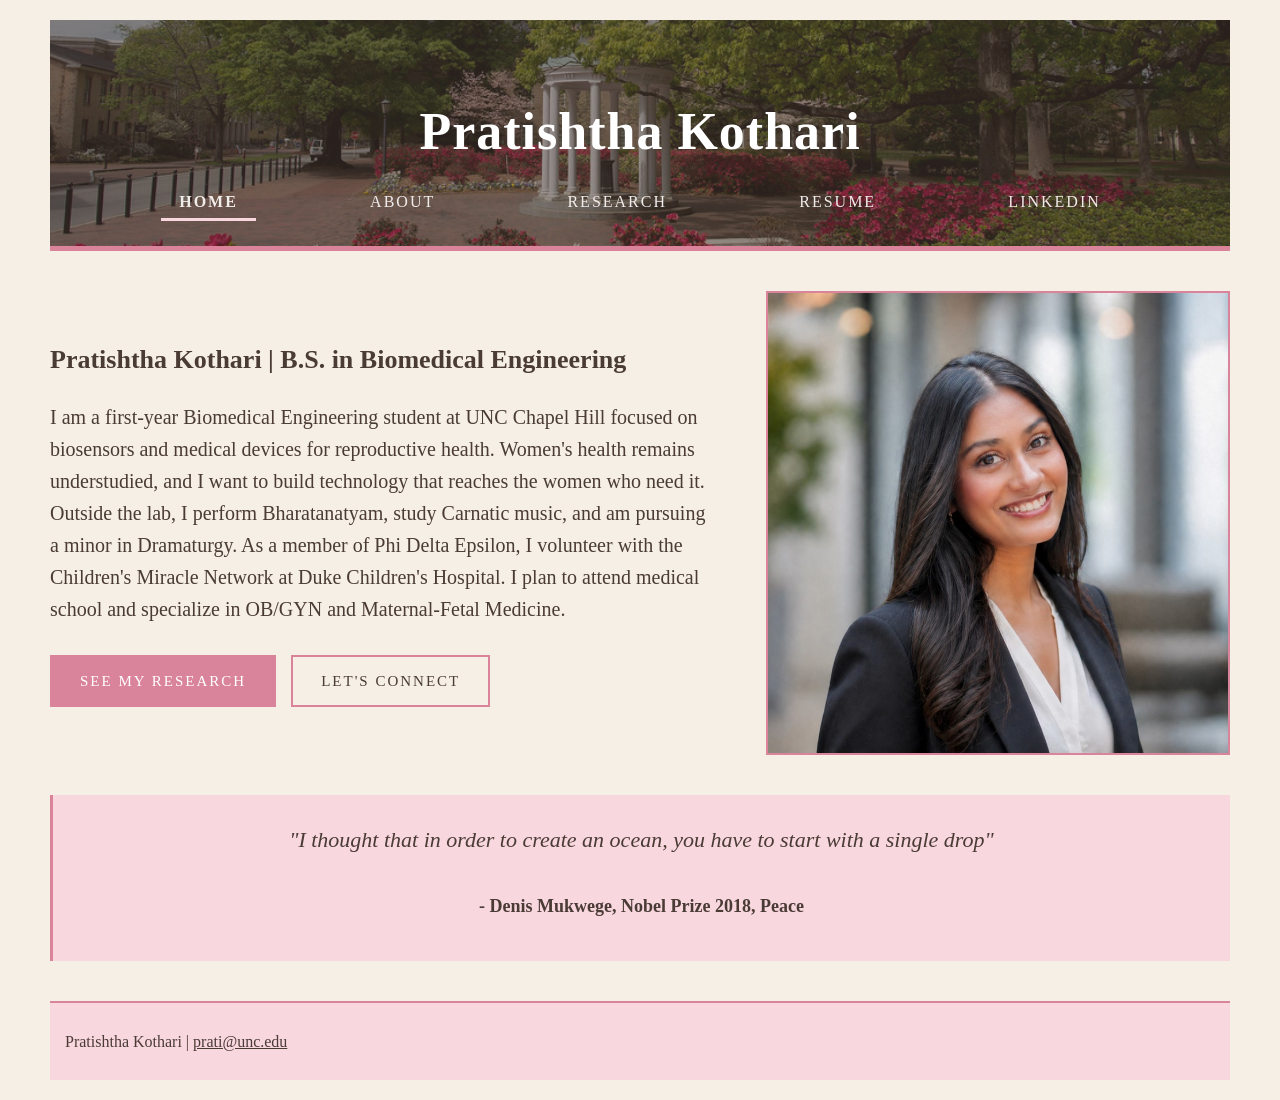
<file: index.html>
<!DOCTYPE html>
<html lang="en">
    <head>
        <meta charset="utf-8">
        <meta name="viewport" content="width=device-width, initial-scale=1">
        <title>Pratishtha Kothari | Biomedical Engineering, UNC Chapel Hill</title>
        <meta name="description" content="Pratishtha Kothari is a Biomedical Engineering student at the University of North Carolina at Chapel Hill.">
        <link rel="stylesheet" href="style.css">
    </head>
    <body>

        <header>
            <a href="index.html" class="logo">Pratishtha Kothari</a>
            <nav>
                <ul>
                    <li><a href="index.html" class="active">Home</a></li>
                    <li><a href="about.html">About</a></li>
                    <li><a href="research.html">Research</a></li>
                    <li><a href="resume.html">Resume</a></li>
                    <li><a href="https://www.linkedin.com/in/pratishtha-kothari-148614324" target="_blank" rel="noopener">LinkedIn</a></li>
                </ul>
            </nav>
        </header>

    <div class="intro">
    <div class="intro-text">
        <h1>Pratishtha Kothari | B.S. in Biomedical Engineering</h1>
        <p class="body">I am a first-year Biomedical Engineering student at UNC Chapel Hill focused on biosensors and medical devices for reproductive health. Women's health remains understudied, and I want to build technology that reaches the women who need it. Outside the lab, I perform Bharatanatyam, study Carnatic music, and am pursuing a minor in Dramaturgy. As a member of Phi Delta Epsilon, I volunteer with the Children's Miracle Network at Duke Children's Hospital. I plan to attend medical school and specialize in OB/GYN and Maternal-Fetal Medicine.</p>
        <div class="buttons">
            <a href="research.html" class="button">See My Research</a>
            <a href="https://www.linkedin.com/in/pratishtha-kothari-148614324" target="_blank" class="button button-outline">Let's Connect</a>
        </div>
    </div>
    <img src="images/headshot.jpg" alt="Pratishtha Kothari" class="photo">
</div>
        <div class="quote">
            <p>"I thought that in order to create an ocean, you have to start with a single drop"</p>
            <p class="name">- Denis Mukwege, Nobel Prize 2018, Peace</p>
        </div>
        <footer>
            <p>Pratishtha Kothari | <a href="mailto:prati@unc.edu">prati@unc.edu</a></p>
        </footer>

    </body>
</html>
</file>
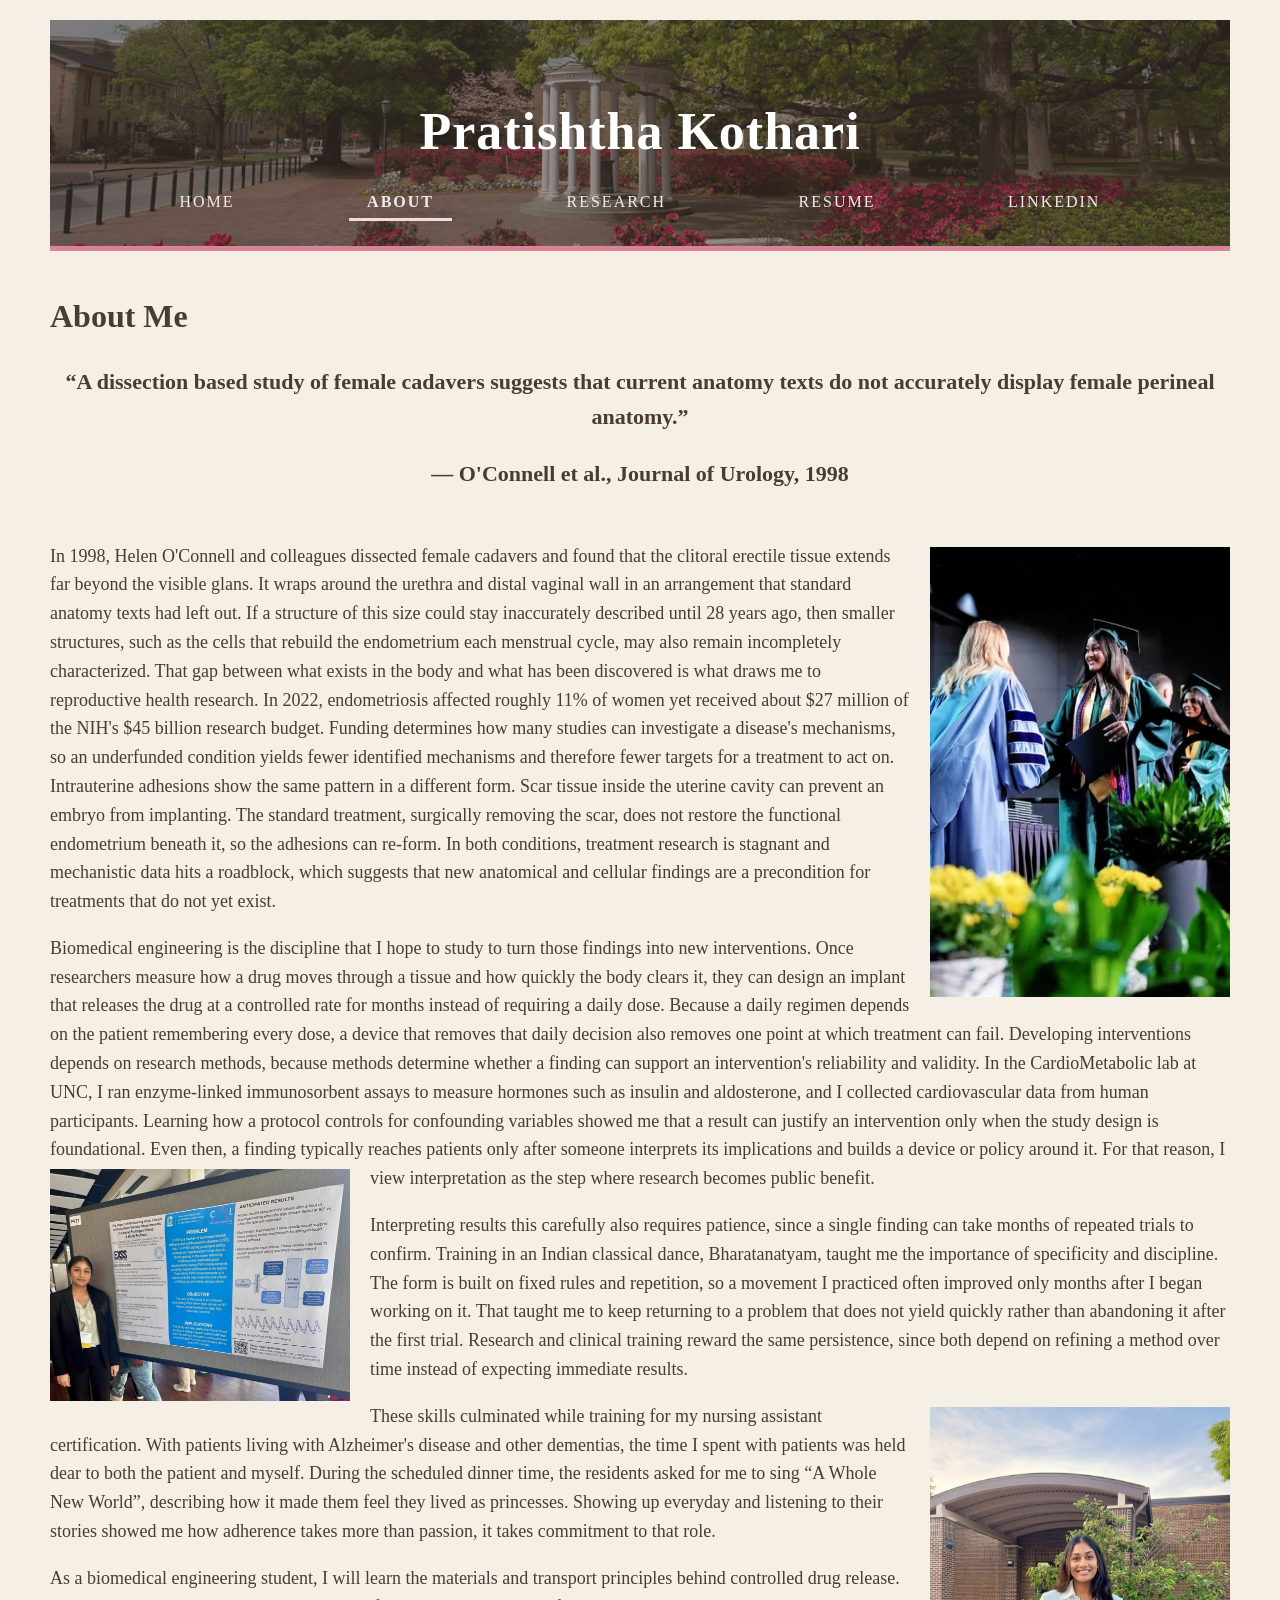
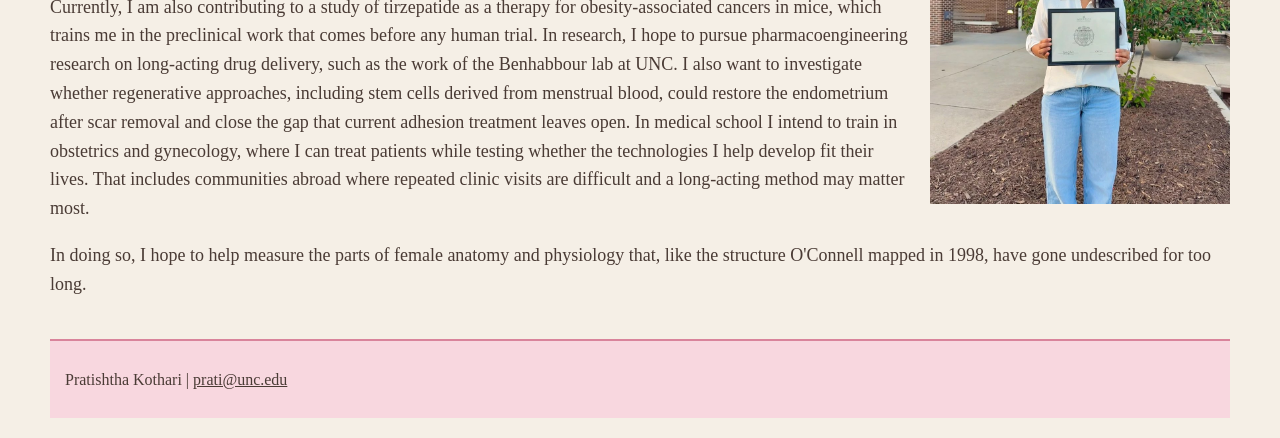
<file: about.html>
<!DOCTYPE html>
<html lang="en">
    <head>
        <meta charset="utf-8">
        <meta name="viewport" content="width=device-width, initial-scale=1">
        <title>About | Pratishtha Kothari</title>
        <link rel="stylesheet" href="style.css">
    </head>
<body class="about">
        <header>
            <a href="index.html" class="logo">Pratishtha Kothari</a>
            <nav>
                <ul>
                    <li><a href="index.html">Home</a></li>
                    <li><a href="about.html" class="active">About</a></li>
                    <li><a href="research.html">Research</a></li>
                    <li><a href="resume.html">Resume</a></li>
                    <li><a href="https://www.linkedin.com/in/pratishtha-kothari-148614324" target="_blank">LinkedIn</a></li>
                </ul>
            </nav>
        </header>

        <h1>About Me</h1>
       <div class="big-quote">
    <p>“A dissection based study of female cadavers suggests that current anatomy texts do not accurately display female perineal anatomy.”</p>
    <p class="big-quote .name">— O'Connell et al., Journal of Urology, 1998</p>
</div>
<img src="images/graduation.jpg" alt="Graduation" class="img-right">
    <p>In 1998, Helen O'Connell and colleagues dissected female cadavers and found that the clitoral erectile tissue extends far beyond the visible glans. It wraps around the urethra and distal vaginal wall in an arrangement that standard anatomy texts had left out. If a structure of this size could stay inaccurately described until 28 years ago, then smaller structures, such as the cells that rebuild the endometrium each menstrual cycle, may also remain incompletely characterized. That gap between what exists in the body and what has been discovered is what draws me to reproductive health research.

        In 2022, endometriosis affected roughly 11% of women yet received about $27 million of the NIH's $45 billion research budget. Funding determines how many studies can investigate a disease's mechanisms, so an underfunded condition yields fewer identified mechanisms and therefore fewer targets for a treatment to act on. Intrauterine adhesions show the same pattern in a different form. Scar tissue inside the uterine cavity can prevent an embryo from implanting. The standard treatment, surgically removing the scar, does not restore the functional endometrium beneath it, so the adhesions can re-form. In both conditions, treatment research is stagnant and mechanistic data hits a roadblock, which suggests that new anatomical and cellular findings are a precondition for treatments that do not yet exist.
</p>

        <p>Biomedical engineering is the discipline that I hope to study to turn those findings into new interventions. Once researchers measure how a drug moves through a tissue and how quickly the body clears it, they can design an implant that releases the drug at a controlled rate for months instead of requiring a daily dose. Because a daily regimen depends on the patient remembering every dose, a device that removes that daily decision also removes one point at which treatment can fail.
Developing interventions depends on research methods, because methods determine whether a finding can support an intervention's reliability and validity. In the CardioMetabolic lab at UNC, I ran enzyme-linked immunosorbent assays to measure hormones such as insulin and aldosterone, and I collected cardiovascular data from human participants. Learning how a protocol controls for confounding variables showed me that a result can justify an intervention only when the study design is foundational. Even then, a finding typically reaches patients only after someone interprets its implications and builds a device or policy around it. For that reason, I view interpretation as the step where research becomes public benefit.
<img src="images/poster-presenting.jpg" alt="Presenting my research poster" class="img-left">
        <p>Interpreting results this carefully also requires patience, since a single finding can take months of repeated trials to confirm. Training in an Indian classical dance, Bharatanatyam, taught me the importance of specificity and discipline. The form is built on fixed rules and repetition, so a movement I practiced often improved only months after I began working on it. That taught me to keep returning to a problem that does not yield quickly rather than abandoning it after the first trial. Research and clinical training reward the same persistence, since both depend on refining a method over time instead of expecting immediate results.
</p>
<img src="images/cna.jpg" alt="Nursing Assistant certificate" class="img-right">
        <p>These skills culminated while training for my nursing assistant certification. With patients living with Alzheimer's disease and other dementias, the time I spent with patients was held dear to both the patient and myself. During the scheduled dinner time, the residents asked for me to sing “A Whole New World”, describing how it made them feel they lived as princesses. Showing up everyday and listening to their stories showed me how adherence takes more than passion, it takes commitment to that role.<p>

        <p>As a biomedical engineering student, I will learn the materials and transport principles behind controlled drug release. Currently, I am also contributing to a study of tirzepatide as a therapy for obesity-associated cancers in mice, which trains me in the preclinical work that comes before any human trial. In research, I hope to pursue pharmacoengineering research on long-acting drug delivery, such as the work of the Benhabbour lab at UNC. I also want to investigate whether regenerative approaches, including stem cells derived from menstrual blood, could restore the endometrium after scar removal and close the gap that current adhesion treatment leaves open. In medical school I intend to train in obstetrics and gynecology, where I can treat patients while testing whether the technologies I help develop fit their lives. That includes communities abroad where repeated clinic visits are difficult and a long-acting method may matter most.</p>
        <p>In doing so, I hope to help measure the parts of female anatomy and physiology that, like the structure O'Connell mapped in 1998, have gone undescribed for too long.<p>
        <footer>
            <p>Pratishtha Kothari | <a href="mailto:prati@unc.edu">prati@unc.edu</a></p>
        </footer>

<body class="about">
</html>
</file>
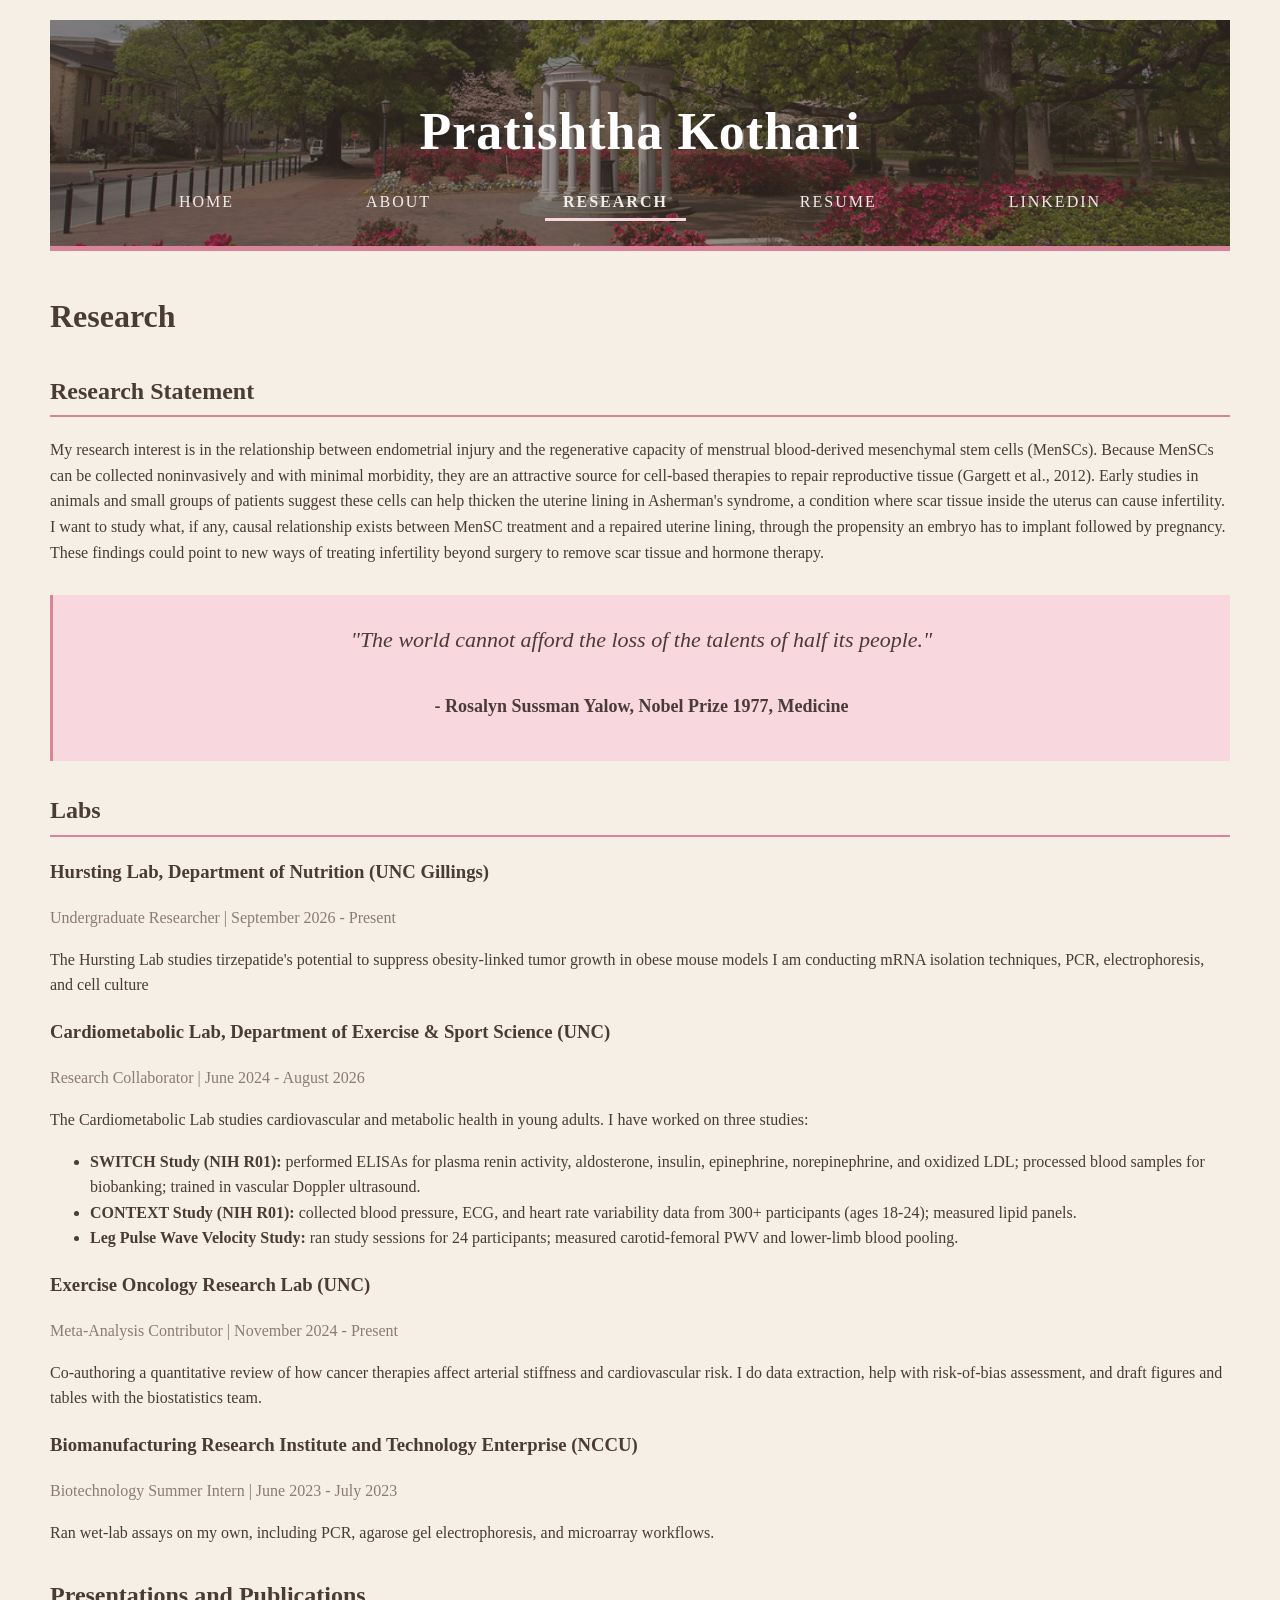
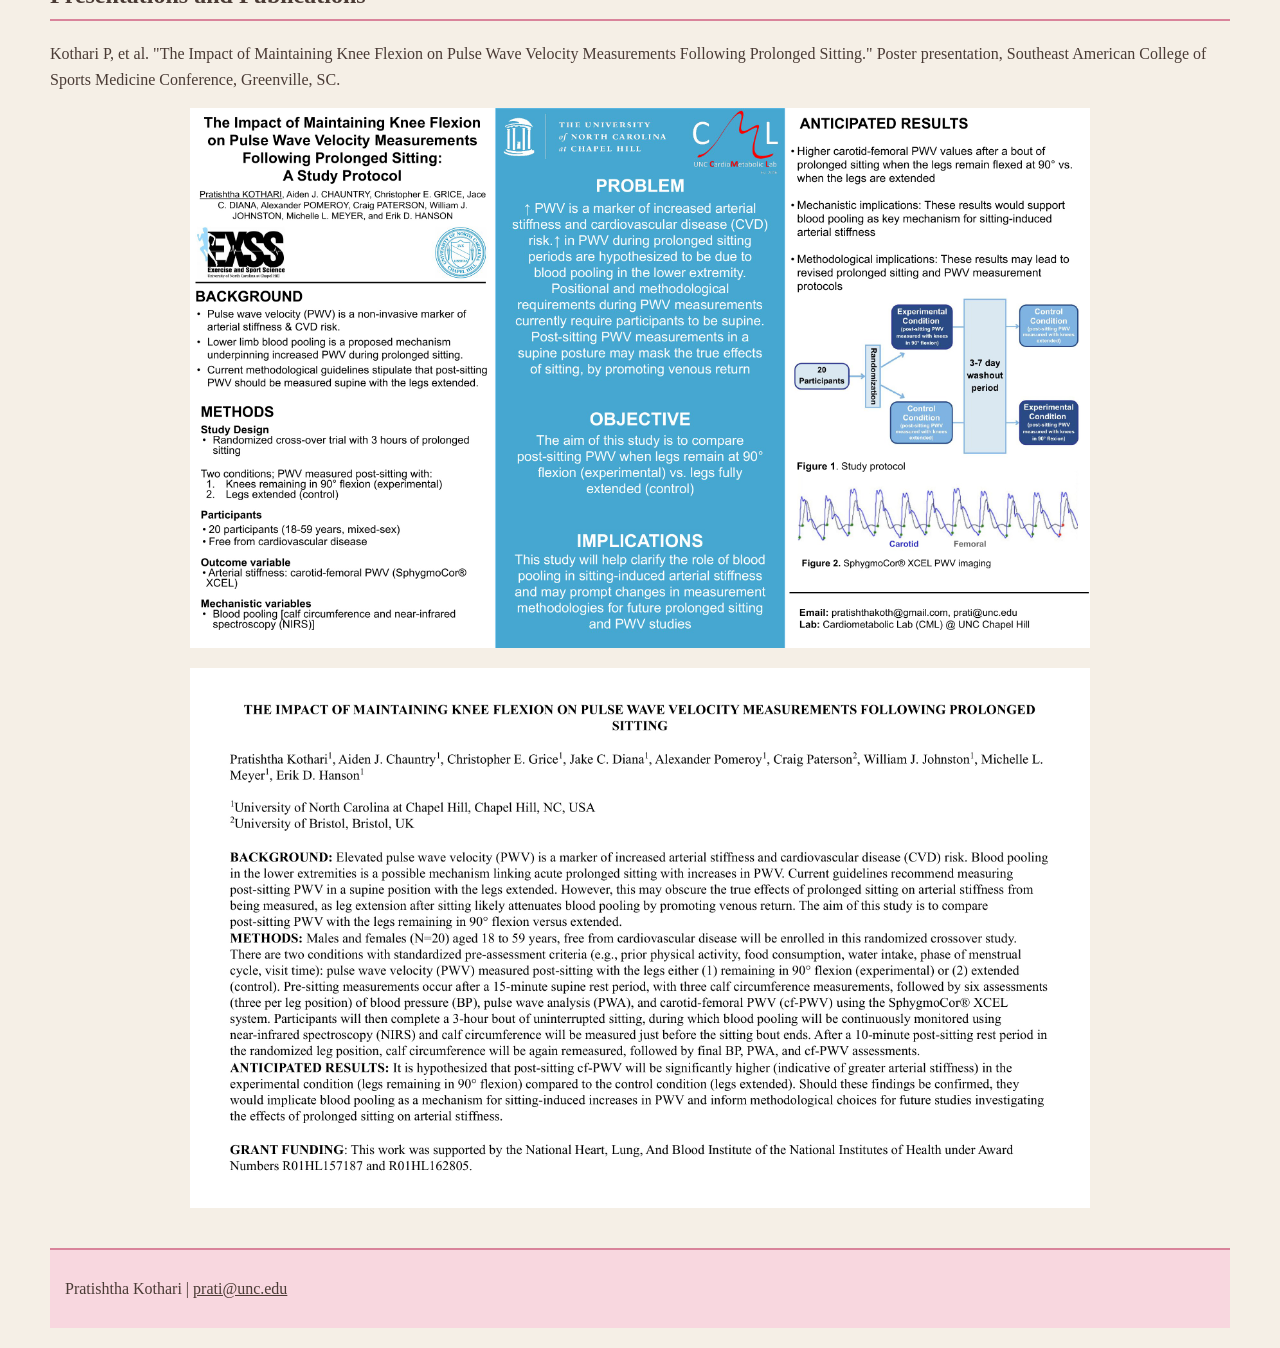
<file: research.html>
<!DOCTYPE html>
<html lang="en">
    <head>
        <meta charset="utf-8">
        <meta name="viewport" content="width=device-width, initial-scale=1">
        <title>Research | Pratishtha Kothari</title>
        <link rel="stylesheet" href="style.css">
    </head>
    <body>

        <header>
            <a href="index.html" class="logo">Pratishtha Kothari</a>
            <nav>
                <ul>
                    <li><a href="index.html">Home</a></li>
                    <li><a href="about.html">About</a></li>
                    <li><a href="research.html" class="active">Research</a></li>
                    <li><a href="resume.html">Resume</a></li>
                    <li><a href="https://www.linkedin.com/in/pratishtha-kothari-148614324" target="_blank">LinkedIn</a></li>
                </ul>
            </nav>
        </header>

        <h1>Research</h1>

        <h2>Research Statement</h2>
        <p>My research interest is in the relationship between endometrial injury and the regenerative capacity of menstrual blood-derived mesenchymal stem cells (MenSCs). Because MenSCs can be collected noninvasively and with minimal morbidity, they are an attractive source for cell-based therapies to repair reproductive tissue (Gargett et al., 2012). Early studies in animals and small groups of patients suggest these cells can help thicken the uterine lining in Asherman's syndrome, a condition where scar tissue inside the uterus can cause infertility. I want to study what, if any, causal relationship exists between MenSC treatment and a repaired uterine lining, through the propensity an embryo has to implant followed by pregnancy. These findings could point to new ways of treating infertility beyond surgery to remove scar tissue and hormone therapy. </p>

        <div class="quote">
            <p>"The world cannot afford the loss of the talents of half its people."</p> 
            <p class="name">- Rosalyn Sussman Yalow, Nobel Prize 1977, Medicine</p>
        </div>

        <h2>Labs</h2>

        <h3>Hursting Lab, Department of Nutrition (UNC Gillings)</h3>
        <p class="date">Undergraduate Researcher | September 2026 - Present</p>
        <p>The Hursting Lab studies  tirzepatide's potential to suppress obesity-linked tumor growth in obese mouse models I am conducting mRNA isolation techniques, PCR, electrophoresis, and cell culture</p>
        <h3>Cardiometabolic Lab, Department of Exercise &amp; Sport Science (UNC)</h3>
        <p class="date">Research Collaborator | June 2024 - August 2026</p>
        <p>The Cardiometabolic Lab studies cardiovascular and metabolic health in young adults. I have worked on three studies:</p>
        <ul>
            <li><b>SWITCH Study (NIH R01):</b> performed ELISAs for plasma renin activity, aldosterone, insulin, epinephrine, norepinephrine, and oxidized LDL; processed blood samples for biobanking; trained in vascular Doppler ultrasound.</li>
            <li><b>CONTEXT Study (NIH R01):</b> collected blood pressure, ECG, and heart rate variability data from 300+ participants (ages 18-24); measured lipid panels.</li>
            <li><b>Leg Pulse Wave Velocity Study:</b> ran study sessions for 24 participants; measured carotid-femoral PWV and lower-limb blood pooling.</li>
        </ul>

        <h3>Exercise Oncology Research Lab (UNC)</h3>
        <p class="date">Meta-Analysis Contributor | November 2024 - Present</p>
        <p>Co-authoring a quantitative review of how cancer therapies affect arterial stiffness and cardiovascular risk. I do data extraction, help with risk-of-bias assessment, and draft figures and tables with the biostatistics team.</p>

        <h3>Biomanufacturing Research Institute and Technology Enterprise (NCCU)</h3>
        <p class="date">Biotechnology Summer Intern | June 2023 - July 2023</p>
        <p>Ran wet-lab assays on my own, including PCR, agarose gel electrophoresis, and microarray workflows.</p>

        <h2>Presentations and Publications</h2>

<div>
    <p>Kothari P, et al. "The Impact of Maintaining Knee Flexion on Pulse Wave Velocity Measurements Following Prolonged Sitting." Poster presentation, Southeast American College of Sports Medicine Conference, Greenville, SC.</p>

    <img src="images/poster.jpg" alt="Poster presentation" class="research-page">
    <img src="images/abstract.jpg" alt="Abstract" class="research-page">
</div>

        <footer>
            <p>Pratishtha Kothari | <a href="mailto:prati@unc.edu">prati@unc.edu</a></p>
        </footer>

    </body>
</html>
</file>
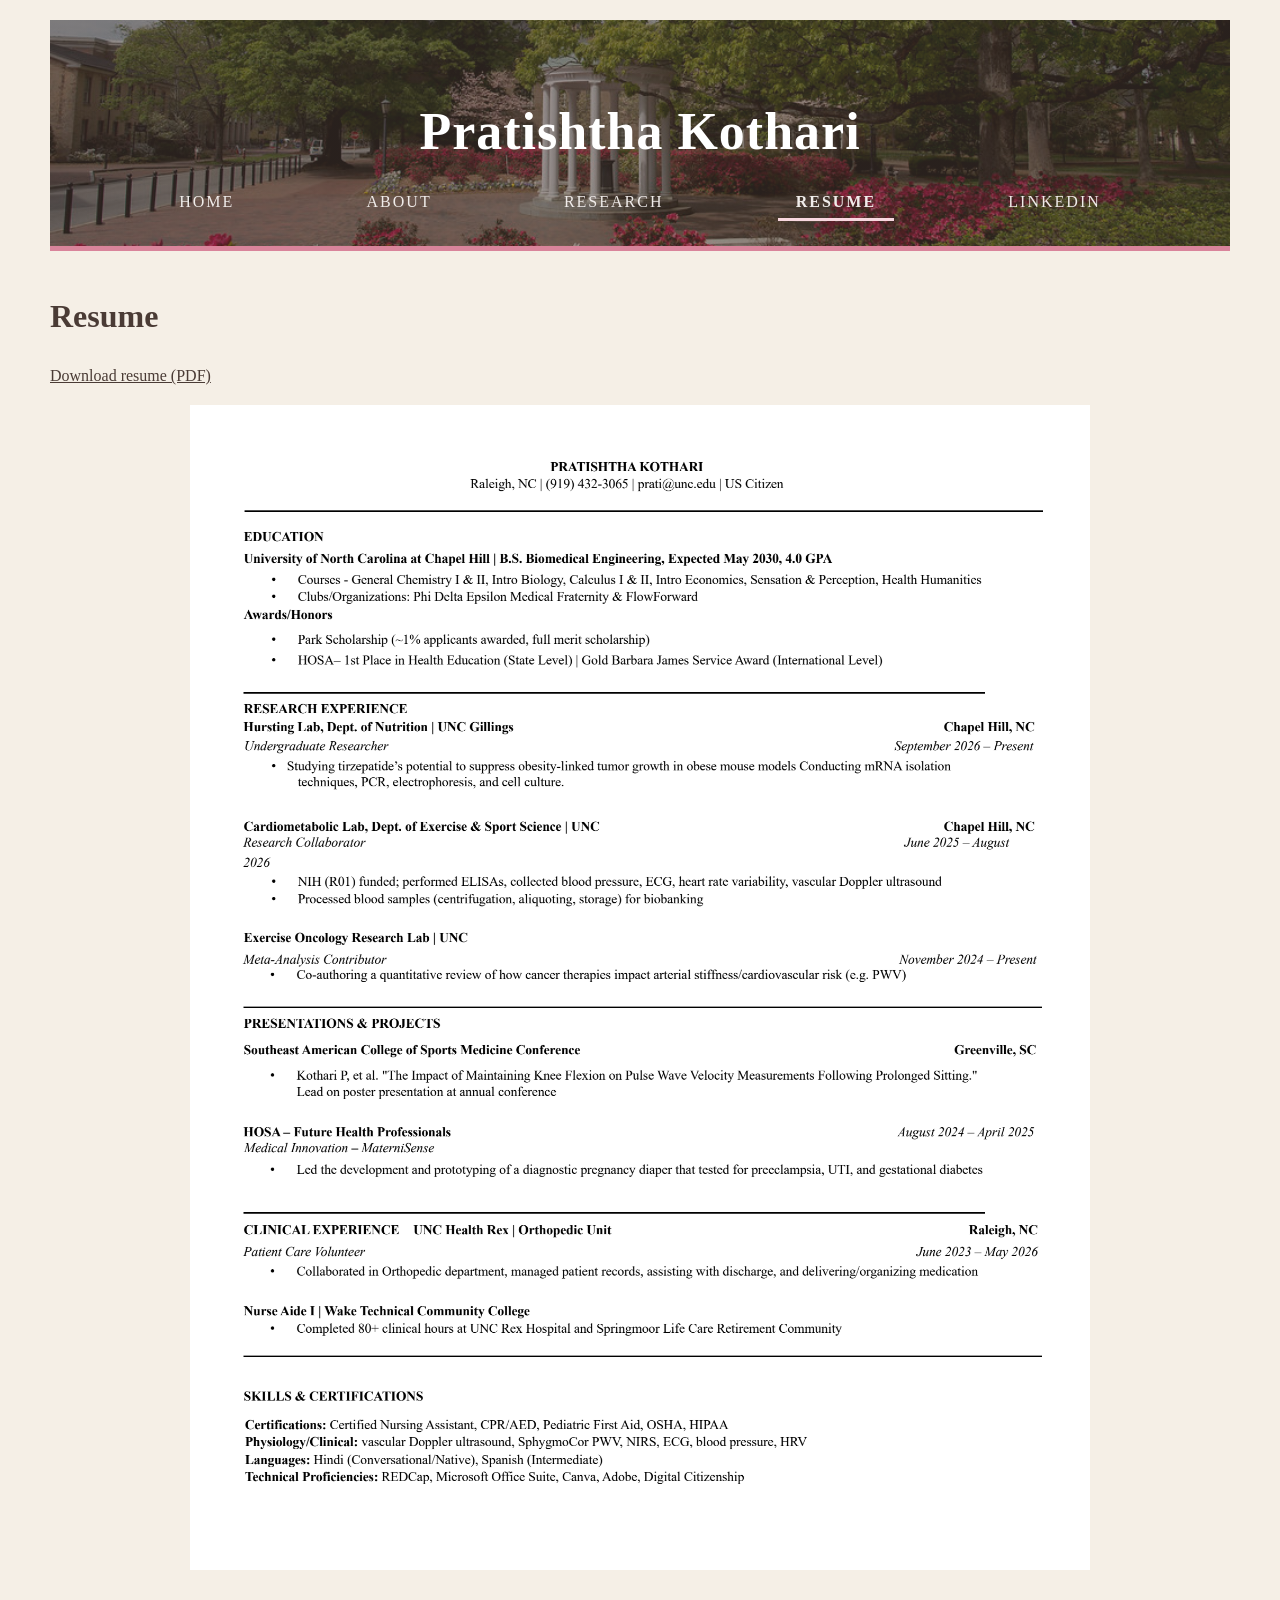
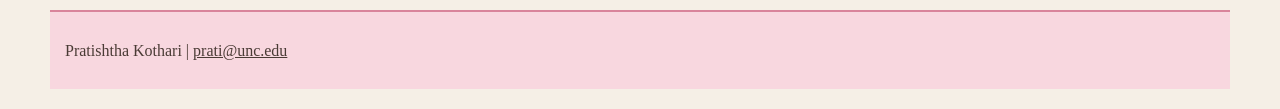
<file: resume.html>
<!DOCTYPE html>
<html lang="en">
    <head>
        <meta charset="utf-8">
        <meta name="viewport" content="width=device-width, initial-scale=1">
        <title>Resume | Pratishtha Kothari</title>
        <link rel="stylesheet" href="style.css">
    </head>
    <body>

        <header>
            <a href="index.html" class="logo">Pratishtha Kothari</a>
            <nav>
                <ul>
                    <li><a href="index.html">Home</a></li>
                    <li><a href="about.html">About</a></li>
                    <li><a href="research.html">Research</a></li>
                    <li><a href="resume.html" class="active">Resume</a></li>
                    <li><a href="https://www.linkedin.com/in/pratishtha-kothari-148614324" target="_blank">LinkedIn</a></li>
                </ul>
            </nav>
        </header>

        <h1>Resume</h1>
        <p><a href="resume/resume.pdf" target="_blank">Download resume (PDF)</a></p>
        <img src="images/resume-page1.png" alt="Resume" class="resume-page">
        <footer>
            <p>Pratishtha Kothari | <a href="mailto:prati@unc.edu">prati@unc.edu</a></p>
        </footer>

    </body>
</html>
</file>
<file: style.css>
body {
    font-family: "Times New Roman", Times, serif;
    margin: 0;
    padding: 20px 50px;
    line-height: 1.6;
    color: #4A3B35;
    background-color: #F5EFE6;
}

header {
    background-image: linear-gradient(rgba(74, 59, 53, 0.55), rgba(74, 59, 53, 0.55)), url("images/old-well.jpg");
    background-size: cover;
    background-position: center;
    border-bottom: 5px solid #D9849B;
    padding: 70px 15px 15px 15px;
    margin-bottom: 40px;
}

.logo {
    display: block;
    text-align: center;
    font-size: 52px;
    font-weight: bold;
    color: white;
    text-decoration: none;
    letter-spacing: 1px;
}

.tagline {
    text-align: center;
    color: #fae3e9;
    font-size: 18px;
    letter-spacing: 3px;
    text-transform: uppercase;
    margin: 5px 0 40px 0;
}

nav ul {
    list-style: none;
    padding: 0;
    display: flex;
    justify-content: space-evenly;
}

nav a {
    color: #f0ecea;
    text-decoration: none;
    text-transform: uppercase;
    letter-spacing: 2px;
    font-size: 16px;
    padding: 8px 18px;
    border-bottom: 3px solid transparent;
    transition: background-color 0.2s, color 0.2s;
}

nav a:hover {
    background-color: rgba(248, 215, 223, 0.3);
}

nav a.active {
    font-weight: bold;
    border-bottom: 3px solid #F8D7DF;
}

.active {
    font-weight: bold;
}

a {
    color: #4A3B35;
}

h1 {
    color: #4A3B35;
}
.intro p {
    font-size: 20px;
}

h2 {
    border-bottom: 2px solid #D9849B;
    padding-bottom: 5px;
    margin-top: 30px;
}

.quote {
    background-color: #F8D7DF;
    border-left: 3px solid #D9849B;
    padding: 5px 15px;
    margin: 30px 0;
    font-style: italic;
    text-align: center;
    font-size: 22px;
}

.name {
    background-color: #F8D7DF;
    padding: 5px 15px;
    margin: 30px 0;
    font-size: large;
    font-weight: bold;
    font-style: normal;
}

.intro {
    display: flex;
    align-items: center;
    gap: 60px;
    margin: 30px 0 40px 0;
}

.intro-text {
    flex: 1;
}

.intro h1 {
    font-size: 26px;
    margin-top: 0;
}

.photo {
    width: 460px;
    height: 460px;
    object-fit: cover;
    border: 2px solid #D9849B;
    flex-shrink: 0;
}

.placeholder {
    background-color: yellow;
}

.date {
    color: #8C7B72;
}

footer {
    background-color: #F8D7DF;
    border-top: 2px solid #D9849B;
    margin-top: 40px;
    padding: 10px 15px;
}

.resume-page {
    display: block;
    width: 100%;
    max-width: 900px;
    box-sizing: border-box;
    margin: 0 auto 20px auto;
}

.research-page {
    display: block;
    width: 100%;
    max-width: 900px;
    box-sizing: border-box;
    margin: 0 auto 20px auto;
}

.img-left {
    float: left;
    width: 300px;
    margin: 5px 20px 10px 0;
}

.img-right {
    float: right;
    width: 300px;
    margin: 5px 0 10px 20px;
}

footer {
    clear: both;
}

@media (max-width: 600px) {
    .img-left, .img-right {
        float: none;
        display: block;
        width: 100%;
        box-sizing: border-box;
        margin: 0 0 15px 0;
    }
}
.about > p {
    font-size: 18px;
}
.big-quote {
    margin-bottom: 50px;
}

.big-quote p {
    font-size: 22px;
    font-weight: bold;
    margin-bottom: 5px;
    text-align: center;
}

.big-quote .name {
    font-size: 18px;
    margin-top: 0;
    margin-bottom: 0;
}

@media (max-width: 600px) {
    body {
        padding: 15px;
    }

    .logo {
        font-size: 36px;
    }

    header {
        padding-top: 40px;
    }
}
.buttons {
    display: flex;
    gap: 15px;
    flex-wrap: wrap;
    margin-top: 30px;
}

.button {
    display: inline-block;
    padding: 12px 28px;
    background-color: #D9849B;
    color: white;
    border: 2px solid #D9849B;
    text-decoration: none;
    text-transform: uppercase;
    letter-spacing: 2px;
    font-size: 15px;
    transition: background-color 0.2s, color 0.2s;
}

.button:hover {
    background-color: #B8566F;
    border-color: #B8566F;
}

.button-outline {
    background-color: transparent;
    color: #4A3B35;
}

.button-outline:hover {
    background-color: #D9849B;
    border-color: #D9849B;
    color: white;
}
</file>
